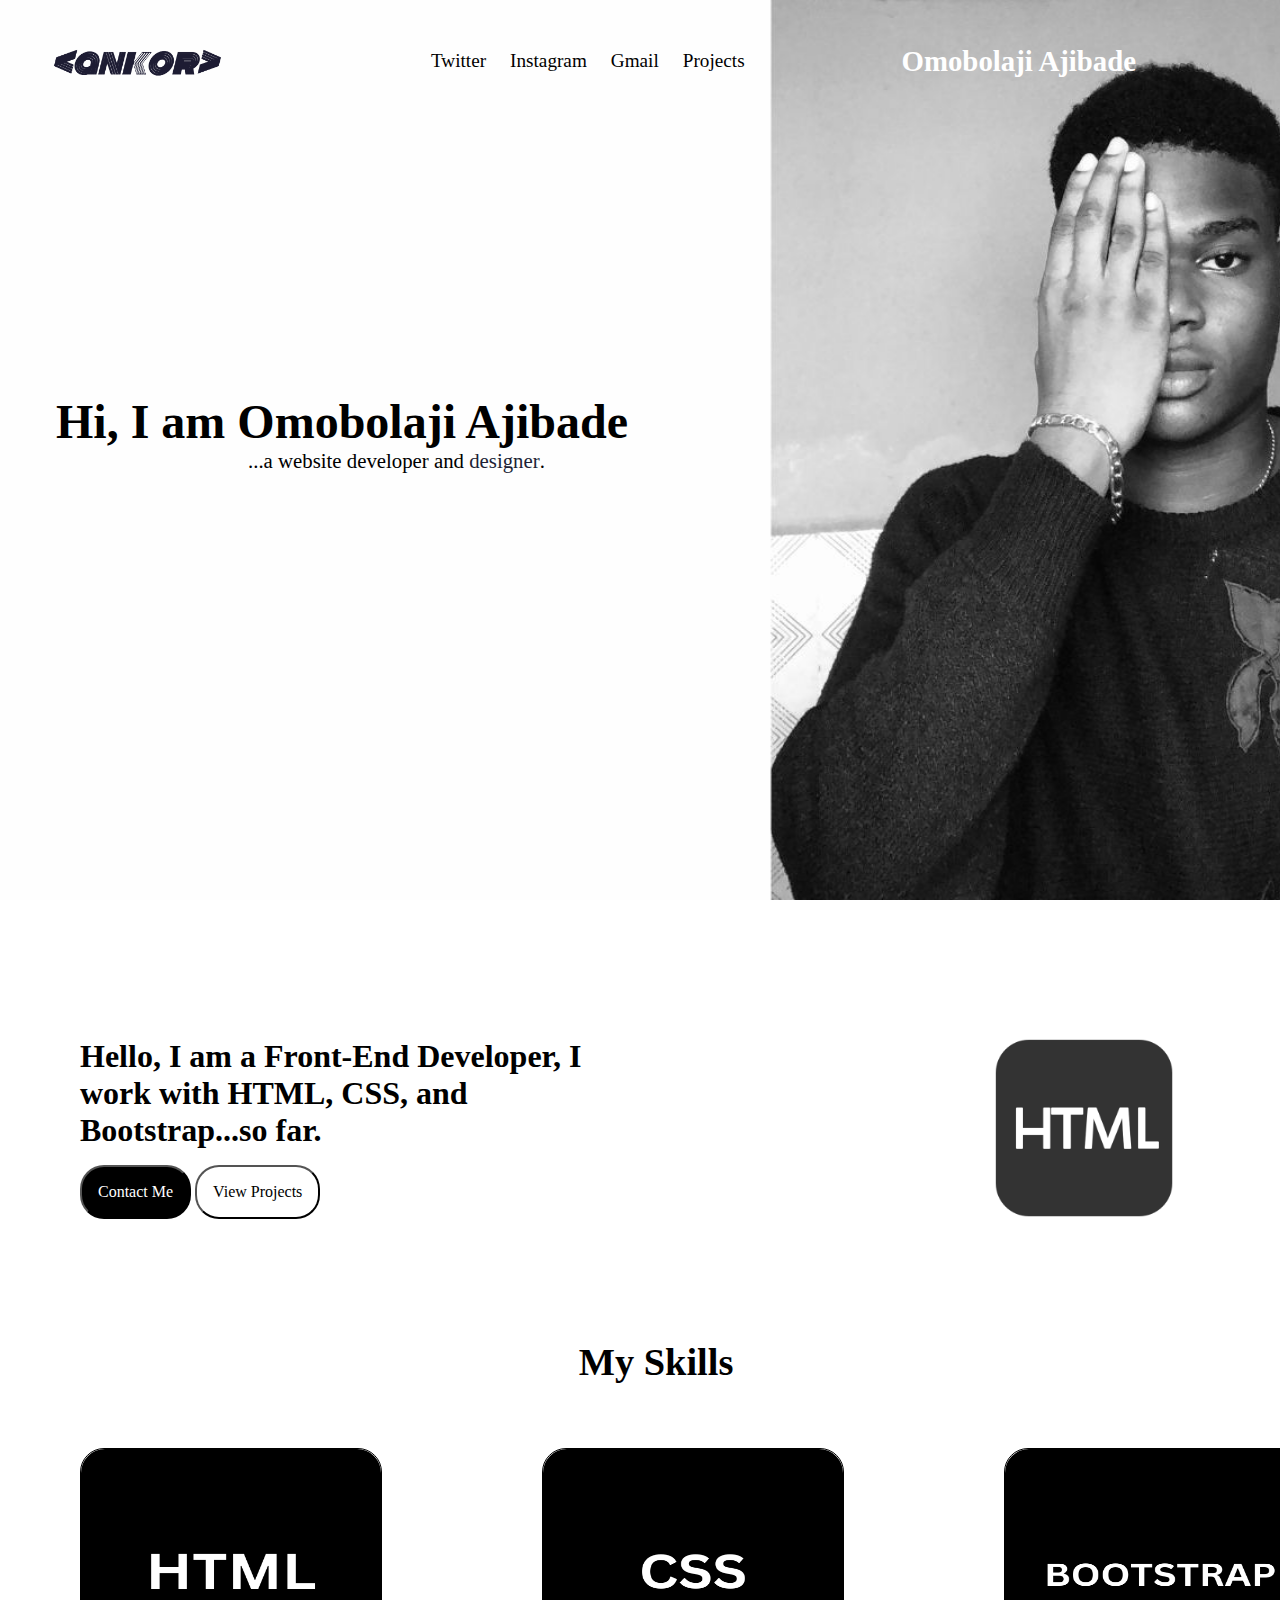
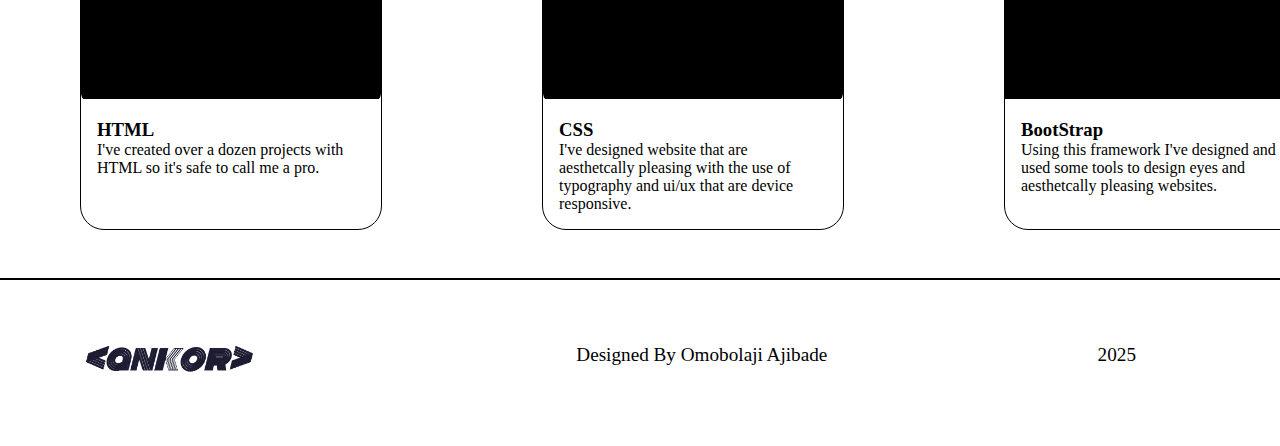
<file: index.html>
<!DOCTYPE html>
<html lang="en">
<head>
    <meta charset="UTF-8">
    <meta name="viewport" content="width=device-width, initial-scale=1.0">
    <title>Ankor</title>
    <link rel="stylesheet" href="style.css">
</head>
<body>
    <div class="container">

        <div class="inside-container">
            <nav>
                <div class="navbar">
                    <div class="logo"><a href="index.html"><img src="./asssets/ankor-logo (1).png" alt="ankor word logo" height="150px"></a></div>
                    <div class="nav-items">
                        <ul>
                            <li><a href="https://www.x.com/@monsieurjay08" target="_blank">Twitter</a></li>
                            <li><a href="https://www.instagram.com/@ajisco" target="_blank">Instagram</a></li>
                            <li><a href="mailto:bolajiajibade88@gmail.com" target="_blank">Gmail</a></li>
                            <li><a href="./project/project.html">Projects</a></li>
                        </ul>
                    </div>
                    <div class="nav-name"><h3>Omobolaji Ajibade</h3></div>
                </div>
            </nav>

            <div class="hero">
                <h1>Hi, I am Omobolaji Ajibade</h1>
                <p>...a website developer and <span>designer</span>.</p>
            </div>
        </div>

        <div class="about">
            <div class="inner-info">
                <h2>Hello, I am a Front-End Developer, I work with HTML, CSS, and Bootstrap...so far.</h2>
                <div class="info-btn">
                    <button class="dark-btn"><a href="mailto:bolajiajibade88@gmail.com">Contact Me</a></button>
                    <button class="light-btn"><a href="./project/project.html">View Projects</a></button>
            </div>
            </div>
            <img src="./asssets/solid-html.png" alt="grey html logo" height="200px">
        </div>

        <div class="skills">
            <div class="skills-text"><h2>My Skills</h2></div>
            <div class="skills-box">
                <div class="html-box">
                    <img src="./asssets/html-logo.png" alt="black html box" height="200px">
                    <div class="box-txt">
                        <h3>HTML</h3>
                        <p>I've created over a dozen projects with HTML so it's safe to call me a pro.</p>
                    </div>
                </div>
                <div class="css-box">
                    <img src="./asssets/css-logo.png" alt="black css box" height="200px">
                    <div class="box-txt">
                        <h3>CSS</h3>
                        <p>I've designed website that are aesthetcally pleasing with the use of typography and ui/ux that are device responsive.</p>
                    </div>
                </div>
                <div class="boot-box">
                    <img src="./asssets/boot-logo.png" alt="black bootstrap box" height="200px">
                    <div class="box-txt">
                        <h3>BootStrap</h3>
                        <p>Using this framework I've designed and used some tools to design eyes and aesthetcally pleasing websites.</p>
                    </div>
                </div>
            </div>
        </div>

        <footer>
            <div class="footer">
                <img src="./asssets/ankor-logo (1).png" alt="blue ankor word logo" height="150px">
                <p class="footer-txt">Designed By Omobolaji Ajibade</p>
                <p class="footer-txt">2025</p>
            </div>
        </footer>
    </div>
</body>
</html>
</file>
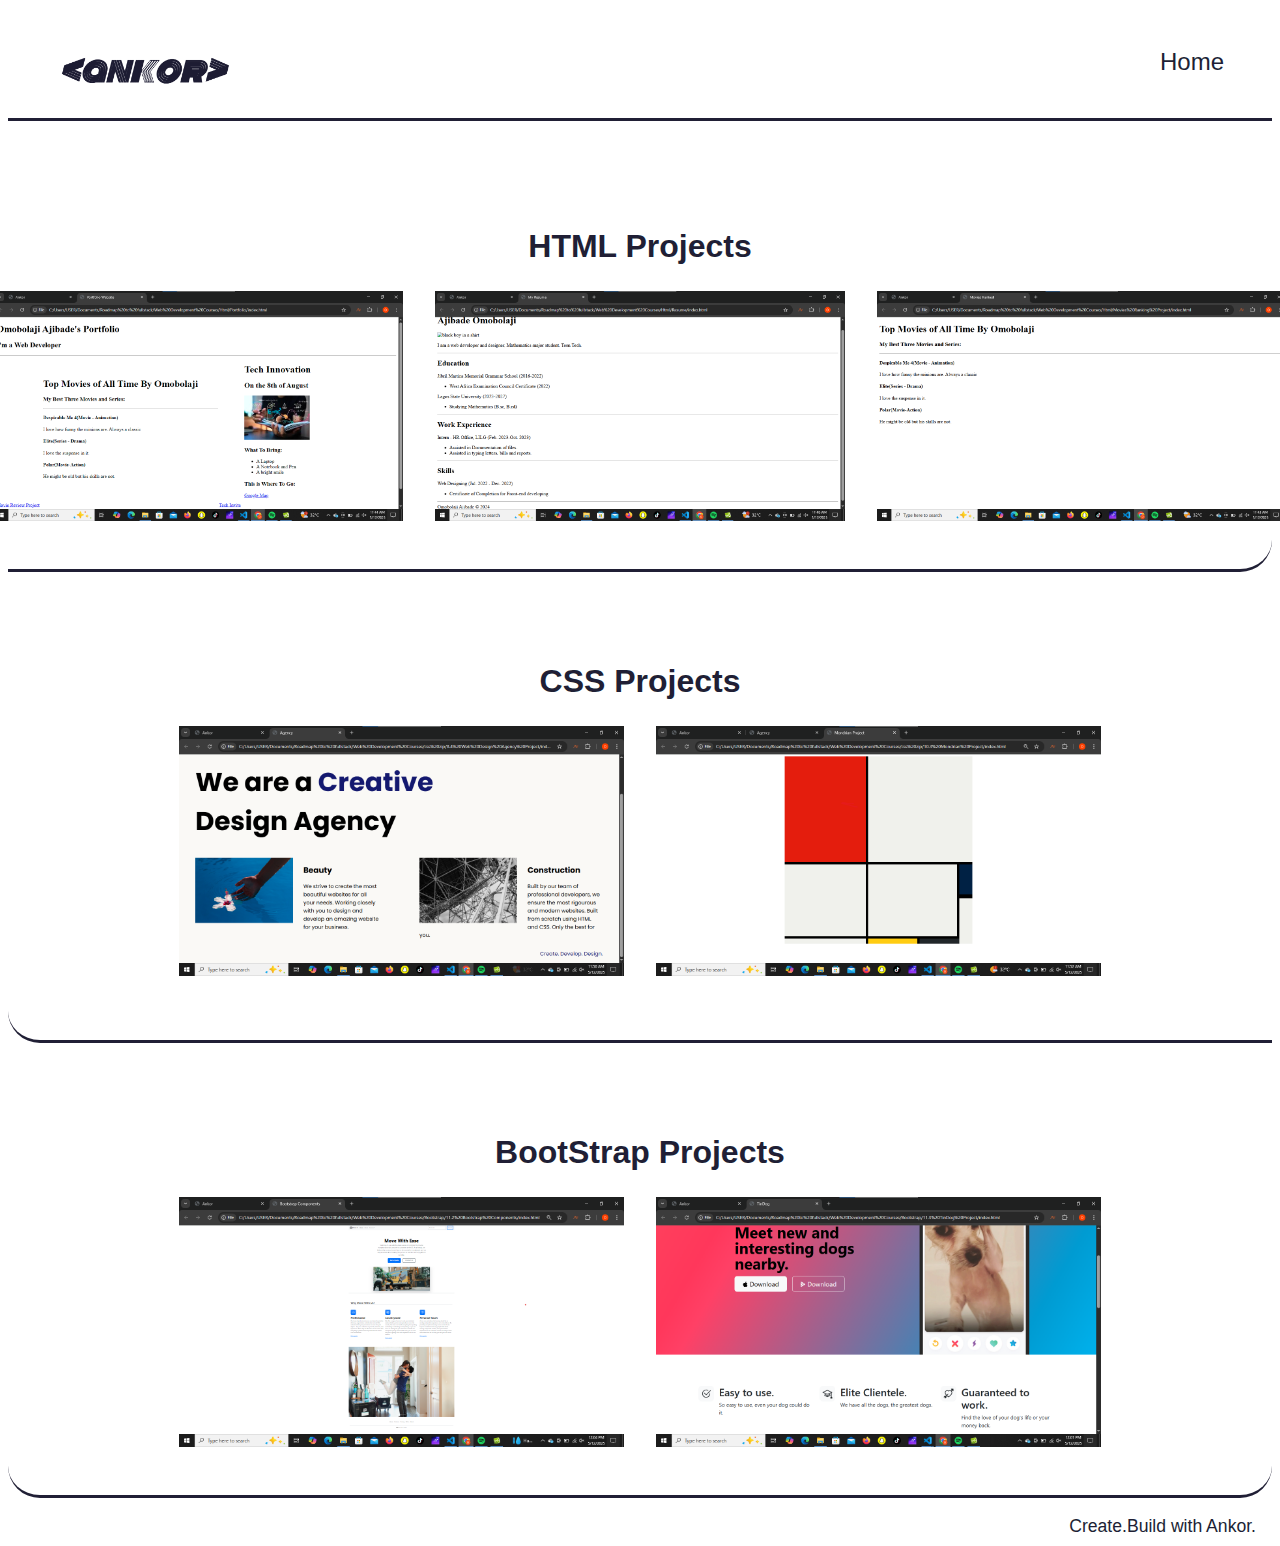
<file: project/project.html>
<!DOCTYPE html>
<html lang="en">
<head>
    <meta charset="UTF-8">
    <meta name="viewport" content="width=device-width, initial-scale=1.0">
    <title>Projects</title>
    <style>

        * {
            text-decoration: none;
            list-style: none;
            font-family: Arial, Helvetica, sans-serif;
        }

        nav {
            display: flex;
            justify-content: space-between;
            padding-right: 3rem;
            border-bottom: 3px solid #201f35;
            /* padding: 0;
            margin: 0; */
            height: 110px;
        }

        .nav-home li {
            padding-top: 2.5rem;
        }

        .nav-home a {
            font-size: 1.5rem;
            color: #201f35;
        }

        .inside-container {
            padding-top: 5rem;
        }

        h2 {
            text-align: center;
            font-size: 2rem;
            color: #201f35;
        }

        .images {
            display: flex;
            gap: 2rem;
            justify-content: center;
        }

        .box {
            padding: 4rem;
        }

        .html-container {
            border-bottom: 3px solid #201f35;
            /* border-top: 3px solid #201f35; */
            border-bottom-right-radius: 2rem;
            padding-bottom: 3rem;
        }

        .css-container {
            border-bottom: 3px solid #201f35;
            border-bottom-left-radius: 2rem;
            padding-bottom: 4rem;
        }

        .boot-container {
            border-bottom: 3px solid #201f35;
            border-bottom-left-radius: 2rem;
            border-bottom-right-radius: 2rem;
            padding-bottom: 3rem;
        }

        footer {
            display: flex;
            justify-content: flex-end;
            height: 40px;
            padding-right: 1rem;
        }

        footer p {
            color: #201f35;
            font-size: 1.1rem;
        }


        @media (max-width: 1023px) {
            * {
                box-sizing: border-box;
            }

            .logo img {
                height: 100px;
            }

            nav {
                padding-right: 2rem;
            }

            .nav-home li {
                padding-top: 1.9rem;
            }

            .nav-home a {
                font-size: 1.4rem;
            }

            .images {
                flex-direction: column;
            }

            .images img {
                height: 200px;
            }
        }
    </style>
</head>
<body>
    <div class="container">
        <nav>
            <div class="logo"><a href="./project.html"><img src="../asssets/ankor-logo (1).png" alt="ankor logo word" height="150px"></a></div>
            <div class="nav-home"><li><a href="../index.html">Home</a></li></div>
        </nav>

        <div class="inside-container">

        <div class="html-container">
            <h2>HTML Projects</h2>
            <div class="html images">
                <img src="./project assets/html-portfolio img.png" alt="html portfolio image" height="230px">
                <img src="./project assets/resume-img.png" alt="resume image" height="230px">
                <img src="./project assets/movies img.png" alt="movies project image" height="230px">
            </div>
        </div>

        <div class="css-container box">
            <h2>CSS Projects</h2>
            <div class="css images">
                <img src="./project assets/agent img.png" alt="dev agency projects image" height="250px">
                <img src="./project assets/mondrian img.png" alt="mondrian painting image" height="250px">
            </div>
        </div>

        <div class="boot-container box">
            <h2>BootStrap Projects</h2>
            <div class="boot images">
                <img src="./project assets/move-it img.png" alt="move it project image" height="250px">
                <img src="./project assets/tindog img.png" alt="tindog project image" height="250px">
            </div>
        </div>

        <footer>
            <div><p>Create.Build with Ankor.</p></div>
        </footer>
    </div>
    </div>
</body>
</html>
</file>
<file: style.css>
* {
    padding: 0;
    margin: 0;
    text-decoration: none;
    list-style: none;
    font-family: Cambria, Cochin, Georgia, Times, 'Times New Roman', serif;
}

.inside-container {
    height: 100vh;
    background: url("./asssets/Omobolaji-bj.jpg");
    background-position: center;
    background-size: cover;
    background-repeat: no-repeat;
}

/* Navigation Styles */

.navbar {
    display: flex;
    justify-content: space-between;
    align-items: center;
    padding-right: 9rem;
}

.nav-items li {
    display: inline;
    padding: 10px;
}

.nav-items a {
    font-size: 1.2rem;
    color: black;
}

.nav-items a:hover {
    text-decoration: underline 2px solid black;
}

.nav-name h3 {
    font-size: 1.8rem;
    color: white;
}

.nav-items , .nav-name {
    padding-bottom: 2rem;
}

/* The Hero Section Styles */

.hero {
    padding: 15rem 0 0 3.5rem;
}

.hero h1 {
    font-size: 3rem;
}

.hero p {
    padding-left: 12rem;
    font-size: 1.3rem;
}

.hero span {
    font-family: cursive;
    color: #201f35;
}

/* About Styles */

.about {
    display: grid;
    grid-template-columns: 1fr auto;
    padding: 8rem 6rem 0 5rem;
    align-items: center;
}

.inner-info h2 {
    font-size: 2rem;
    width: 60%;
}

.inner-info img {
    padding-left: 23rem;
}

.info-btn {
    padding-top: 1rem;
}

.info-btn button{
    padding: 1rem;
    border-radius: 1.5rem;
    font-size: 1rem;
    cursor: pointer;
}

.info-btn button:hover {
    text-decoration: underline;
}

.dark-btn {
    background-color: black;
    color: white;
}

.dark-btn a {
    color: white;
}

.light-btn {
    background-color: transparent;
}

.light-btn a {
    color: black;
}

/* Skills Styles */

.skills {
    padding: 7rem 3rem 3rem 5rem;
}

.skills-text {
    text-align: center;
    font-size: 1.6rem;
}

.skills-box {
    display: flex;
    padding-top: 4rem;
}

.skills-box img {
    width: 300px;
    height: 250px;
    border-radius: 1.5rem;
    border-bottom-right-radius: 0;
    border-bottom-left-radius: 0;
}

.html-box, .css-box, .boot-box {
    border: 1px solid black;
    width: 398px;
    margin-right: 10rem;
    border-radius: 1.5rem;
}

.box-txt {
    padding: 1rem;
}

.footer {
    padding: 1rem 9rem 0 2rem;
    display: flex;
    align-items: center;
    justify-content: space-between;
    border-top: 2px solid black;
}

.footer p {
    font-size: 1.2rem;
    padding-bottom: 2rem;
}

/* Mobile Size */

@media (min-width: 319px) and (max-width: 765px) {
* {
    box-sizing: border-box;
}

.container {
    box-sizing: border-box;
}

.inside-container {
    height: 40vh;
}

/* Mobile Nav-Bar */

.navbar {
    padding-right: 0;
    padding-right: 0.5rem;
    padding-left: 0;
}

.logo img {
    height: 70px;
}

.nav-items a{
    display: none;
}

.nav-name h3{
    font-size: 0.9rem;
}

/* Mobile Hero */

.hero {
    padding-top: 3rem;
    padding-left: 1.7rem;
}

.hero h1 {
    font-size: 0.97rem;
}

.hero p {
    font-size: 10px;
    padding-left: 2.8rem;
}

/* About Mobile */

.about {
    padding: 3rem 2rem 0 1.5rem;
}

.inner-info h2{
    font-size: 16px;
    width: 90%;
}

.about img {
    height: 90px;
    margin-bottom: 6rem;
}

.info-btn button{
    padding: 5px;
    display: block;
    width: 140%;
    margin-top: 5px;
}

/* Mobile Skills  */

.skills {
    padding-left: 1rem;
    padding-top: 3rem;
}

.skills-text {
    font-size: 1rem;
    margin-left: 2.5rem;
}

.skills-box {
    display: block;
    padding-left: 3rem;
}

.skills-box img {
    height: 100px;
    width: 200px;
}

.html-box, .css-box, .boot-box {
    width: 199px;
    margin: auto;
    margin-bottom: 1rem;
}

/* Mobile Footer */

.footer {
    justify-content: center;
    flex-direction: column;
    padding: 0;
}

.footer img {
    height: 100px;
}

.footer-txt {
    text-align: center;
    color: #201f35;
}

}

@media (min-width:766px) and (max-width: 1024px) {

    * {
        box-sizing: border-box;
    }

    .logo {
        height: 100px;
    }

    .nav-items {
        padding-right: 5px;
        display: none;
    }

    .navbar {
        padding-right: 8px;
    }

    .nav-name {
        font-size: 1.5rem;
        padding: 0;
        margin: 0;
    }

    .nav-items, .nav-name {
        padding-bottom: 0;
        padding-top: 1.1rem;
    }

    .inside-container {
        height: 60vh;
    }

    .hero {
        padding-top: 12rem;
    }

    .hero h1 {
        font-size: 2.1rem;
    }

    .hero p {
        padding-left: 7.5rem;
        font-size: 19px;
    }

    .about {
        padding-right: 0.2rem;
        padding-left: 3.4rem;
    }

    .inner-info {
        padding-top: 3rem;
    }

    .inner-info h2 {
        width: 101%;
    }

    .inner-info img {
        padding: 0 0 4rem 4rem;
    }

    .skills-box {
        display: block;
    }

    .skills-box img {
        width: 400px;
    }

    .html-box, .css-box, .boot-box {
        margin: auto;
        margin-bottom: 1rem;
    }

    .footer p {
        padding-bottom: 2rem;
        font-size: 1.2rem;
    }
}
</file>
